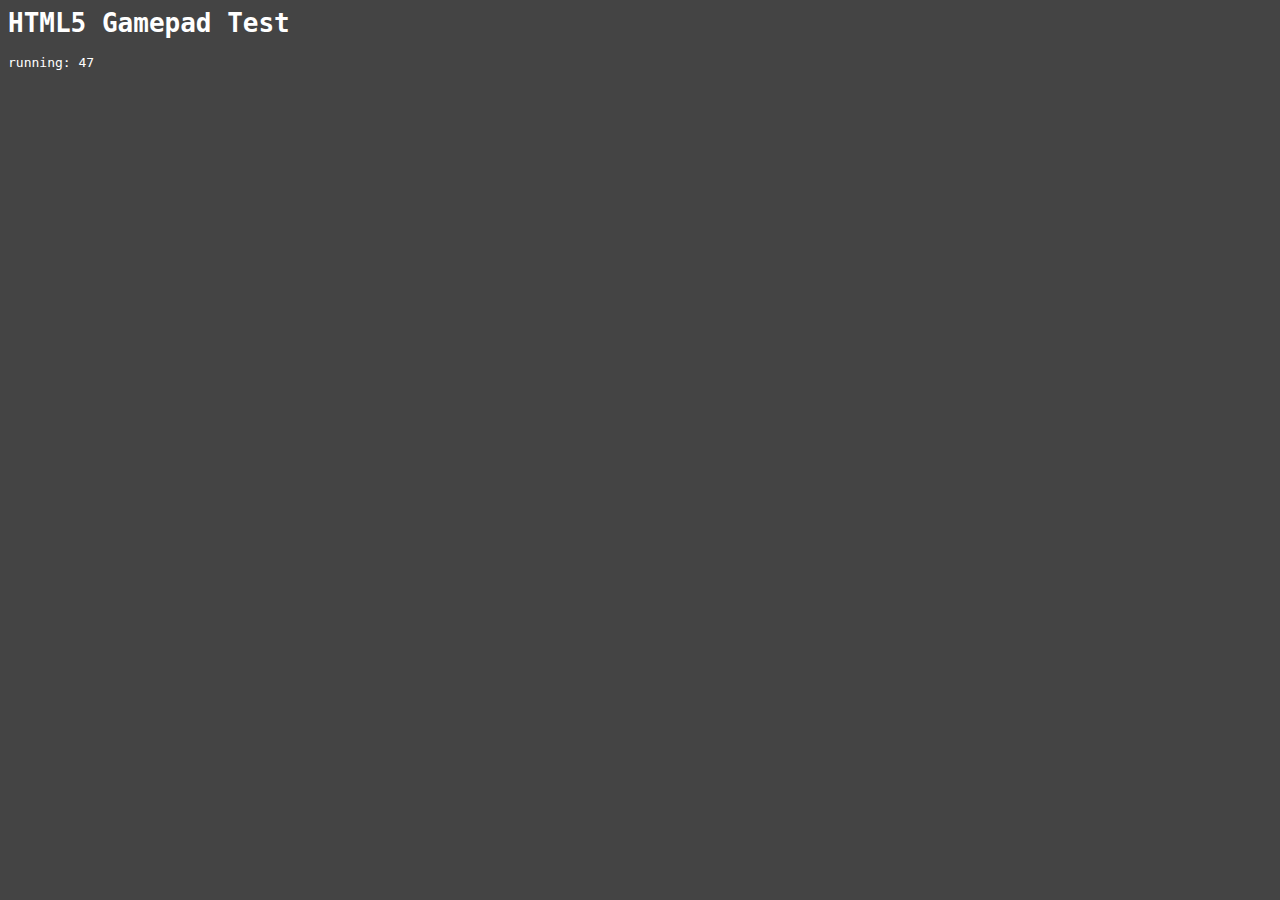
<file: Guia_nginx_rtmp_fallback/nginx/gamepad-test/index.html>
<!--
/*
 * Copyright 2019 Gregg Tavares
 *
 * Permission is hereby granted, free of charge, to any person obtaining a
 * copy of this software and associated documentation files (the "Software"),
 * to deal in the Software without restriction, including without limitation
 * the rights to use, copy, modify, merge, publish, distribute, sublicense,
 * and/or sell copies of the Software, and to permit persons to whom the
 * Software is furnished to do so, subject to the following conditions:
 *
 * The above copyright notice and this permission notice shall be included in
 * all copies or substantial portions of the Software.
 *
 * THE SOFTWARE IS PROVIDED "AS IS", WITHOUT WARRANTY OF ANY KIND, EXPRESS OR
 * IMPLIED, INCLUDING BUT NOT LIMITED TO THE WARRANTIES OF MERCHANTABILITY,
 * FITNESS FOR A PARTICULAR PURPOSE AND NONINFRINGEMENT.  IN NO EVENT SHALL
 * THE AUTHORS OR COPYRIGHT HOLDERS BE LIABLE FOR ANY CLAIM, DAMAGES OR OTHER
 * LIABILITY, WHETHER IN AN ACTION OF CONTRACT, TORT OR OTHERWISE, ARISING
 * FROM, OUT OF OR IN CONNECTION WITH THE SOFTWARE OR THE USE OR OTHER
 * DEALINGS IN THE SOFTWARE.
 */
-->
<style>
body {
    background: #444;
    color: white;
    font-family: monospace;
}
#gamepads>* {
    background: #333;
    padding: 1em;
    margin: 10px 5px 0 0;
}
#gamepads pre {
    white-space: pre-wrap;
}

.head {
  display: flex;
}
.head .id {
  flex: 1 1 auto;
}
.head .index,
.head .id {
  display: inline-block;
  background: #222;
  padding: 0.5em;
}
.head .index {
}

.info .label {
  width: 7em;
  display: inline-block;
}
.info>div {
  padding: 0.25em;
  background: #222;
  margin: 0.25em 0.25em 0 0;
}

.inputs {
  display: flex;
}
.axes {
  display: flex;
  align-items: flex-start;
}

.svg text {
  color: #CCC;
  font-family: monospace;
}

.axes svg text {
  font-size: 0.6px;
}
.buttons svg text {
  font-size: 1.2px;
}
.axes>div, .buttons>div {
  display: inline-block;
  background: #222;
}
.axes>div {
  margin: 2px 5px 0 0;
}
.buttons>div {
  margin: 2px 2px 0 0;
}
</style>
<body>

<h1>HTML5 Gamepad Test</h1>
<div>running: <span id="running"></span></div>
<div id="gamepads"></div>
</body>
<script>

const fudgeFactor = 2;  // because of bug in Chrome related to svg text alignment font sizes can not be < 1
const runningElem = document.querySelector('#running');
const gamepadsElem = document.querySelector('#gamepads');
const gamepadsByIndex = {};

const controllerTemplate = `
<div>
  <div class="head"><div class="index"></div><div class="id"></div></div>
  <div class="info"><div class="label">connected:</div><span class="connected"></span></div>
  <div class="info"><div class="label">mapping:</div><span class="mapping"></span></div>
  <div class="inputs">
    <div class="axes"></div>
    <div class="buttons"></div>
  </div>
</div>
`;
const axisTemplate = `
<svg viewBox="-2.2 -2.2 4.4 4.4" width="128" height="128">
    <circle cx="0" cy="0" r="2" fill="none" stroke="#888" stroke-width="0.04" />
    <path d="M0,-2L0,2M-2,0L2,0" stroke="#888" stroke-width="0.04" />
    <circle cx="0" cy="0" r="0.22" fill="red" class="axis" />
    <text text-anchor="middle" fill="#CCC" x="0" y="2">0</text>
</svg>
`

const buttonTemplate = `
<svg viewBox="-2.2 -2.2 4.4 4.4" width="64" height="64">
  <circle cx="0" cy="0" r="2" fill="none" stroke="#888" stroke-width="0.1" />
  <circle cx="0" cy="0" r="0" fill="none" fill="red" class="button" />
  <text class="value" dominant-baseline="middle" text-anchor="middle" fill="#CCC" x="0" y="0">0.00</text>
  <text class="index" alignment-baseline="hanging" dominant-baseline="hanging" text-anchor="start" fill="#CCC" x="-2" y="-2">0</text>
</svg>
`;

function addGamepad(gamepad) {
  console.log('add:', gamepad.index);
  const elem = document.createElement('div');
  elem.innerHTML = controllerTemplate;

  const axesElem = elem.querySelector('.axes');
  const buttonsElem = elem.querySelector('.buttons');
  
  const axes = [];
  for (let ndx = 0; ndx < gamepad.axes.length; ndx += 2) {
    const div = document.createElement('div');
    div.innerHTML = axisTemplate;
    axesElem.appendChild(div);
    axes.push({
      axis: div.querySelector('.axis'),
      value: div.querySelector('text'),
    });
  }

  const buttons = [];
  for (let ndx = 0; ndx < gamepad.buttons.length; ++ndx) {
    const div = document.createElement('div');
    div.innerHTML = buttonTemplate;
    buttonsElem.appendChild(div);
    div.querySelector('.index').textContent = ndx;
    buttons.push({
      circle: div.querySelector('.button'),
      value: div.querySelector('.value'),
    });
  }

  gamepadsByIndex[gamepad.index] = {
    gamepad,
    elem,
    axes,
    buttons,
    index: elem.querySelector('.index'),
    id: elem.querySelector('.id'),
    mapping: elem.querySelector('.mapping'),
    connected: elem.querySelector('.connected'),
  };
  gamepadsElem.appendChild(elem);
}

function removeGamepad(gamepad) {
  const info = gamepadsByIndex[gamepad.index];
  if (info) {
    delete gamepadsByIndex[gamepad.index];
    info.elem.parentElement.removeChild(info.elem);
  }
}

function addGamepadIfNew(gamepad) {
  const info = gamepadsByIndex[gamepad.index];
  if (!info) {
    addGamepad(gamepad);
  } else {
    // This broke sometime in the past. It used to be
    // the same gamepad object was returned forever.
    // Then Chrome only changed to a new gamepad object
    // is returned every frame.
    info.gamepad = gamepad;
  }
}

function handleConnect(e) {
  console.log('connect');
  addGamepadIfNew(e.gamepad);
}

function handleDisconnect(e) {
  console.log('disconnect');
  removeGamepad(e.gamepad);
}

const t = String.fromCharCode(0x26AA);
const f = String.fromCharCode(0x26AB);
function onOff(v) {
  return v ? t : f;
}

const keys = ['index', 'id', 'connected', 'mapping', /*'timestamp'*/];
function processController(info) {
  const {elem, gamepad, axes, buttons} = info;
  const lines = [`gamepad  : ${gamepad.index}`];
  for (const key of keys) {
    info[key].textContent = gamepad[key];
  }
  axes.forEach(({axis, value}, ndx) => {
    const off = ndx * 2;
    axis.setAttributeNS(null, 'cx', gamepad.axes[off    ] * fudgeFactor);
    axis.setAttributeNS(null, 'cy', gamepad.axes[off + 1] * fudgeFactor);
    value.textContent = `${gamepad.axes[off].toFixed(2).padStart(5)},${gamepad.axes[off + 1].toFixed(2).padStart(5)}`;
  });
  buttons.forEach(({circle, value}, ndx) => {
    const button = gamepad.buttons[ndx];
    circle.setAttributeNS(null, 'r', button.value * fudgeFactor);
    circle.setAttributeNS(null, 'fill', button.pressed ? 'red' : 'gray');
    value.textContent = `${button.value.toFixed(2)}`;
  });
  
//  lines.push(`axes     : [${gamepad.axes.map((v, ndx) => `${ndx}: ${v.toFixed(2).padStart(5)}`).join(', ')} ]`);
//  lines.push(`buttons  : [${gamepad.buttons.map((v, ndx) => `${ndx}: ${onOff(v.pressed)} ${v.value.toFixed(2)}`).join(', ')} ]`);
 // elem.textContent = lines.join('\n');
}

function addNewPads() {
  const gamepads = navigator.getGamepads();
  for (let i = 0; i < gamepads.length; i++) {
    const gamepad = gamepads[i]
    if (gamepad) {
      addGamepadIfNew(gamepad);
    }
  }
}

window.addEventListener("gamepadconnected", handleConnect);
window.addEventListener("gamepaddisconnected", handleDisconnect);

function process() {
  runningElem.textContent = ((performance.now() * 0.001 * 60 | 0) % 100).toString().padStart(2, '0');
  addNewPads();  // some browsers add by polling, others by event

  Object.values(gamepadsByIndex).forEach(processController);
  requestAnimationFrame(process);
}
requestAnimationFrame(process);

</script>
</file>
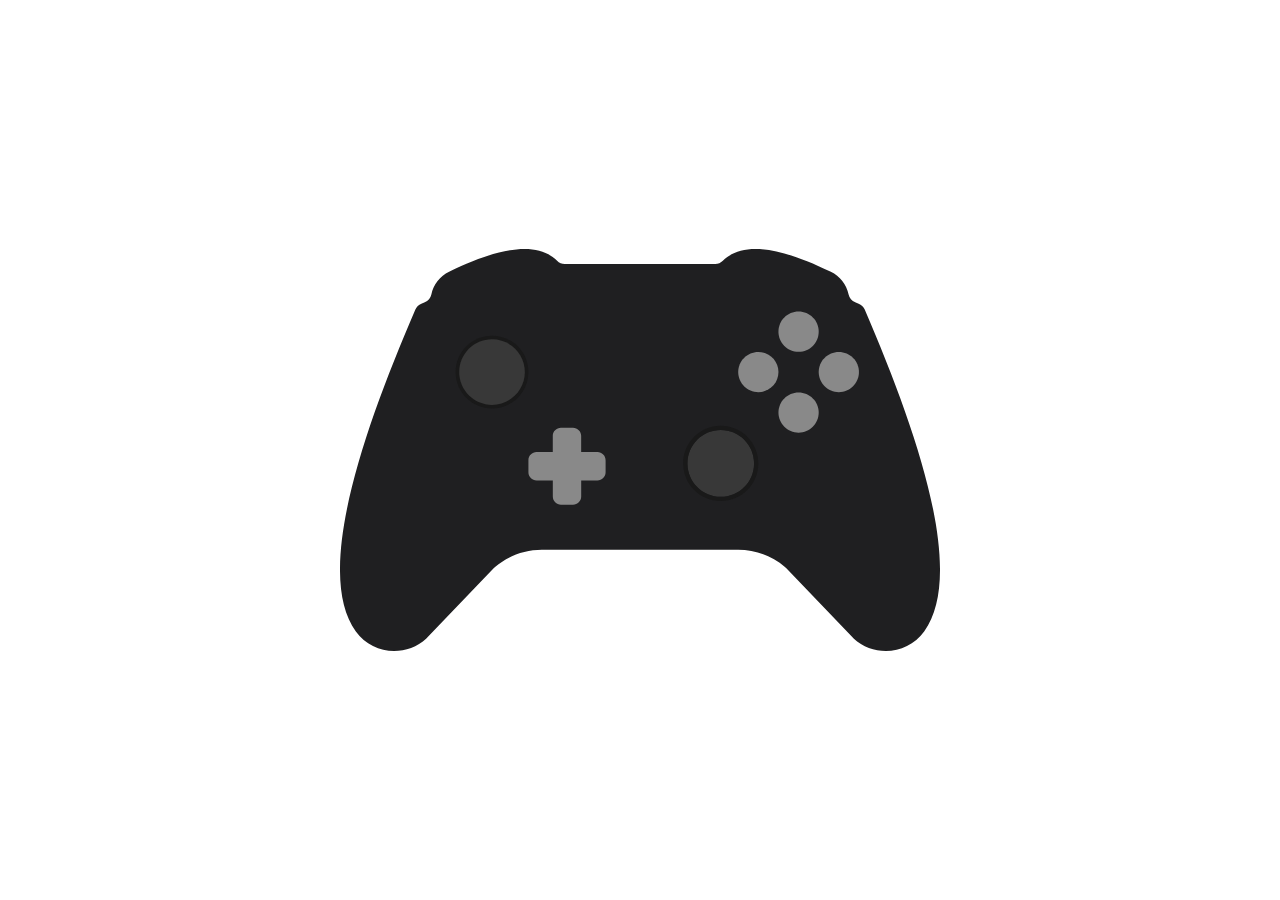
<file: Guia_nginx_rtmp_fallback/nginx/gamepad-viewer/index.html>
<!DOCTYPE html>
<html>

<head>
	<meta charset="utf-8">
	<meta http-equiv="x-ua-compatible" content="ie=edge">
	<title>Gamepad Viewer</title>
	<meta name="description" content="">
	<meta name="viewport" content="width=device-width, initial-scale=1">
	<link rel="icon" type="image/png" href="favicon.png">

	<link rel="stylesheet" href="css/normalize.css">
	<link rel="stylesheet" href="css/main.css">
</head>

<body>
	<div id="unsupported">Sorry, but your browser does not support the <a target="_blank"
			href="https://developer.mozilla.org/docs/Web/API/Gamepad_API">Gamepad API</a>.</div>
	<div id="instructions" style="display: none;">
		<p>Press <kbd>H</kbd> to read instructions.</p>
	</div>
	<div id="placeholder">
		<svg version="1.1" viewBox="0 0 549.3125 367.98749" xml:space="preserve" xmlns="http://www.w3.org/2000/svg">
			<defs>
				<clipPath id="a">
					<path d="m0 294.39h439.45v-294.39h-439.45v294.39z"></path>
				</clipPath>
			</defs>
			<g transform="matrix(1.25 0 0 -1.25 0 367.99)">
				<g clip-path="url(#a)">
					<g transform="translate(291.61 74.1)">
						<path
							d="m0 0c12.566-4e-3 24.723-4.474 34.3-12.61 0.226-0.192 0.443-0.396 0.649-0.61l49.151-51.259c0.15-0.151 0.299-0.301 0.46-0.451 15.29-14 39.54-11.75 51.669 5.11 30.55 42.46-4.5 145.09-43.609 235.94-0.845 1.916-2.417 3.417-4.37 4.17l-2.521 1c-2.458 0.96-4.272 3.089-4.83 5.67-1.569 7.229-6.358 13.343-13 16.6-40.389 19.86-65.7 21.27-79.109 8.13-1.479-1.499-3.485-2.36-5.591-2.4h-110.17c-2.127 0.035-4.154 0.908-5.64 2.43-13.4 13.14-38.71 11.73-79.1-8.13-6.642-3.257-11.431-9.371-13-16.6-0.542-2.585-2.345-4.726-4.8-5.7l-2.52-1c-1.963-0.765-3.537-2.285-4.37-4.22-39.1-90.78-74.15-193.43-43.6-235.89 12.13-16.89 36.39-19.09 51.669-5.11 0.161 0.14 0.31 0.29 0.461 0.451l49.15 51.259c0.206 0.214 0.423 0.418 0.65 0.61 9.576 8.136 21.733 12.606 34.299 12.61h143.77z"
							fill="#1f1f21"></path>
					</g>
					<g transform="translate(278.88 161.81)">
						<path
							d="m0 0c13.481 0 24.41-10.929 24.41-24.41 0-13.482-10.929-24.41-24.41-24.41s-24.41 10.928-24.41 24.41c0 13.481 10.929 24.41 24.41 24.41"
							fill="#383838"></path>
					</g>
					<g transform="translate(278.88 112.99)">
						<path
							d="m0 0c-13.481 0-24.41 10.929-24.41 24.41 0 13.482 10.929 24.41 24.41 24.41s24.41-10.928 24.41-24.41v-0.01c-6e-3 -13.477-10.932-24.4-24.41-24.4m0 51.92c-15.193 0-27.51-12.316-27.51-27.51 0-15.193 12.317-27.51 27.51-27.51 15.189 0 27.505 12.311 27.51 27.5 6e-3 15.194-12.307 27.515-27.5 27.52h-0.01z"
							fill="#191919"></path>
					</g>
					<g transform="translate(188.51 145.71)">
						<path
							d="m0 0h-11.88v11.87c0 3.314-2.686 6-6 6h-8.79c-3.313 0-6-2.686-6-6v-11.87h-11.84c-3.313 0-6-2.687-6-6v-8.79c0-3.314 2.687-6 6-6h11.87v-11.87c0-3.314 2.686-6 6-6h8.79c3.314 0 6 2.686 6 6v11.899h11.87c3.314 0 6 2.687 6 6v8.79c-0.016 3.311-2.71 5.982-6.02 5.971"
							fill="#898989"></path>
					</g>
					<g transform="translate(111.34 230.94)">
						<path
							d="m0 0c14.735 0 26.68-11.945 26.68-26.68s-11.945-26.68-26.68-26.68-26.68 11.945-26.68 26.68 11.945 26.68 26.68 26.68"
							fill="#191919"></path>
					</g>
					<g transform="translate(111.34 228.31)">
						<path
							d="m0 0c13.283 0 24.05-10.768 24.05-24.05 0-13.283-10.767-24.05-24.05-24.05-13.282 0-24.05 10.767-24.05 24.05 0 13.282 10.768 24.05 24.05 24.05"
							fill="#383838"></path>
					</g>
					<g transform="translate(306.39 219)">
						<path
							d="m0 0c8.141 0 14.74-6.599 14.74-14.74 0-8.14-6.599-14.74-14.74-14.74s-14.739 6.6-14.739 14.74c0 8.141 6.598 14.74 14.739 14.74"
							fill="#898989"></path>
					</g>
					<g id="a-button" transform="translate(335.87 189.37)">
						<path
							d="m0 0c8.141 0 14.74-6.599 14.74-14.74s-6.599-14.74-14.74-14.74-14.74 6.599-14.74 14.74 6.599 14.74 14.74 14.74"
							fill="#898989"></path>
					</g>
					<g transform="translate(335.87 248.63)">
						<path
							d="m0 0c8.141 0 14.74-6.6 14.74-14.74 0-8.141-6.599-14.74-14.74-14.74s-14.74 6.599-14.74 14.74c0 8.14 6.599 14.74 14.74 14.74"
							fill="#898989"></path>
					</g>
					<g transform="translate(365.35 219)">
						<path
							d="m0 0c8.141 0 14.74-6.599 14.74-14.74 0-8.14-6.599-14.74-14.74-14.74s-14.739 6.6-14.739 14.74c0 8.141 6.598 14.74 14.739 14.74"
							fill="#898989"></path>
					</g>
				</g>
			</g>
		</svg>
	</div>
	<div id="gamepad"></div>
	<div id="overlay" style="display: none;">
		<span id="skin">
			<label for="skin">Skin</label>
			<select name="skin">
				<option value="auto">Auto</option>
				<option value="ds4">DualShock 4</option>
				<option value="xbox-one">Xbox One</option>
				<option value="debug">Debug</option>
			</select>
		</span>
		<span id="background">
			<label for="background">Background</label>
			<select name="background">
				<option value="transparent">Transparent</option>
				<option value="checkered">Checkered</option>
				<option value="dimgrey">Grey</option>
				<option value="black">Black</option>
				<option value="white">White</option>
				<option value="lime">Lime</option>
				<option value="magenta">Magenta</option>
			</select>
		</span>
		<span id="color">
			<label for="color">Color</label>
			<select name="color">
				<option value="">Default</option>
			</select>
		</span>
		<span id="triggers">
			<label for="triggers">Triggers</label>
			<select name="triggers">
				<option value="opacity">Opacity</option>
				<option value="meter">Meter</option>
			</select>
		</span>
	</div>
	<div id="help-popout">
		<h2>Help</h2>

		<h3>Instructions</h3>
		<p>Press and hold any of your gamepad buttons for at least 1 second. If your gamepad is supported, it shows up.
		</p>

		<h3>Detected Controllers</h3>
		<table>
			<thead>
				<tr>
					<th>Index</th>
					<th>Controller ID</th>
				</tr>
			</thead>
			<tbody id="gamepad-list">
				<tr>
					<td colspan="2">No gamepad detected.</td>
				</tr>
			</tbody>
		</table>

		<h3>Keyboard shortcuts</h3>
		<table>
			<thead>
				<tr>
					<th>Key</th>
					<th>Action</th>
				</tr>
			</thead>
			<tbody>
				<tr>
					<th><kbd>+</kbd></th>
					<td>Zoom in</td>
				</tr>
				<tr>
					<th><kbd>-</kbd></th>
					<td>Zoom out</td>
				</tr>
				<tr>
					<th><kbd>0</kbd></th>
					<td>Reset zoom to 100%</td>
				</tr>
				<tr>
					<th><kbd>5</kbd></th>
					<td>Adjust zoom automatically to window</td>
				</tr>
				<tr>
					<th><kbd>B</kbd></th>
					<td>Change background style</td>
				</tr>
				<tr>
					<th><kbd>C</kbd></th>
					<td>Change active gamepad color</td>
				</tr>
				<tr>
					<th><kbd>D</kbd></th>
					<td>Toggle debug mode for active gamepad</td>
				</tr>
				<tr>
					<th><kbd>H</kbd></th>
					<td>Toggle this help menu</td>
				</tr>
				<tr>
					<th><kbd>T</kbd></th>
					<td>Toggle triggers meter mode</td>
				</tr>
				<tr>
					<th><kbd>Delete</kbd>, <kbd>Escape</kbd></th>
					<td>Clear active gamepad</td>
				</tr>
			</tbody>
		</table>

		<h3>Credits</h3>
		<p>All information and source code can be found on GitHub at <a target="_blank"
				href="https://github.com/e7d/gamepad-viewer">e7d/gamepad-viewer</a>.</p>
	</div>

	<script src="js/jquery.min.js"></script>
	<script src="js/gamepad.js"></script>
</body>

</html>
</file>
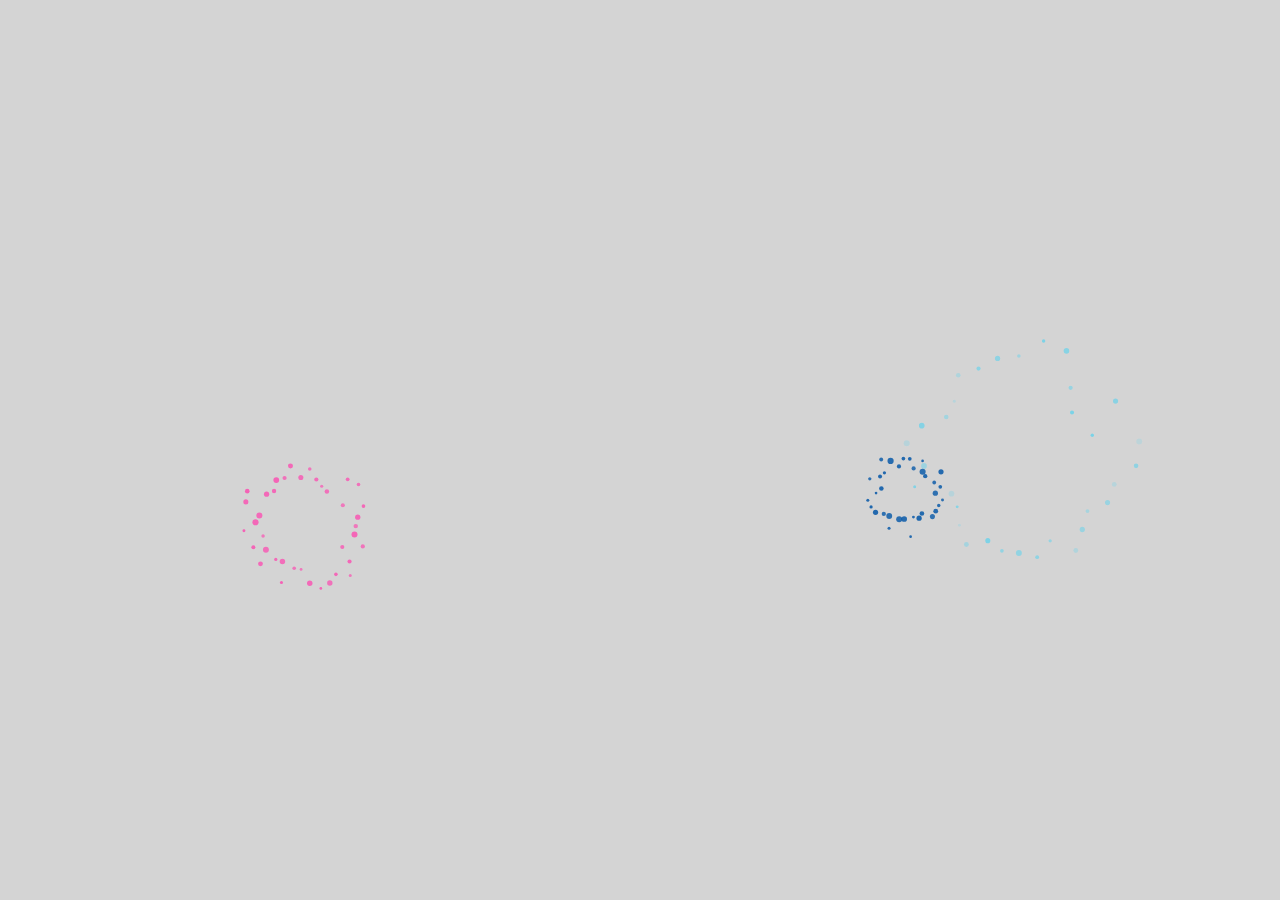
<file: scripts/fireworks.html>
<!DOCTYPE html>
<html lang="es">
<head>
  <meta charset="UTF-8">
  <title>Fuegos Artificiales OBS</title>
  <style>
    html, body {
      margin: 0;
      padding: 0;
      width: 100vw;
      height: 100vh;
      background: transparent;
      overflow: hidden;
    }
    canvas {
      position: absolute;
      top: 0; left: 0;
      width: 100vw;
      height: 100vh;
      pointer-events: none;
      display: block;
    }
  </style>
</head>
<body>
<canvas id="fireworks"></canvas>
<script>
const canvas = document.getElementById('fireworks');
const ctx = canvas.getContext('2d');
function resize() {
  canvas.width = window.innerWidth;
  canvas.height = window.innerHeight;
}
window.addEventListener('resize', resize);
resize();

class Particle {
  constructor(x, y, color, angle, speed, fade, size) {
    this.x = x;
    this.y = y;
    this.color = color;
    this.angle = angle;
    this.speed = speed;
    this.life = 1;
    this.fade = fade;
    this.size = size;
    this.gravity = 0.01 + Math.random() * 0.02;
  }
  update() {
    this.x += Math.cos(this.angle) * this.speed;
    this.y += Math.sin(this.angle) * this.speed + this.gravity;
    this.speed *= 0.98;
    this.life -= this.fade;
  }
  draw(ctx) {
    ctx.globalAlpha = Math.max(this.life, 0);
    ctx.beginPath();
    ctx.arc(this.x, this.y, this.size, 0, Math.PI * 2);
    ctx.fillStyle = this.color;
    ctx.fill();
  }
}

class Firework {
  constructor() {
    const w = canvas.width;
    const h = canvas.height;
    this.x = Math.random() * w * 0.8 + w * 0.1;
    this.y = h * (0.4 + Math.random()*0.2);
    const colors = [
      "#ff003c","#ff8a00","#fabe28","#88c100","#00c176",
      "#00cfff","#0054a6","#773cbb","#ff3cac","#fff"
    ];
    this.particles = [];
    const count = 32 + Math.floor(Math.random() * 18);
    const baseColor = colors[Math.floor(Math.random() * colors.length)];
    for (let i = 0; i < count; i++) {
      let angle = (Math.PI * 2) * (i / count);
      let spd = 2.5 + Math.random() * 1.9;
      let fade = 0.013 + Math.random() * 0.008;
      let size = 1.3 + Math.random() * 1.8;
      // Variar el color para un efecto más realista
      let color = baseColor;
      this.particles.push(new Particle(this.x, this.y, color, angle, spd, fade, size));
    }
  }
  update() {
    this.particles.forEach(p => p.update());
    this.particles = this.particles.filter(p => p.life > 0);
  }
  draw(ctx) {
    this.particles.forEach(p => p.draw(ctx));
  }
  isAlive() {
    return this.particles.length > 0;
  }
}

let fireworks = [];
let frames = 0;

function animate() {
  ctx.clearRect(0, 0, canvas.width, canvas.height);

  // Fondo negro translúcido para arrastre de luz
  ctx.save();
  ctx.globalAlpha = 0.17;
  ctx.fillStyle = "#000";
  ctx.fillRect(0,0,canvas.width,canvas.height);
  ctx.restore();

  if (frames % 32 === 0 || Math.random() < 0.03) {
    fireworks.push(new Firework());
  }
  fireworks.forEach(fw => { fw.update(); fw.draw(ctx); });
  fireworks = fireworks.filter(fw => fw.isAlive());

  frames++;
  requestAnimationFrame(animate);
}
animate();
</script>
</body>
</html>
</file>
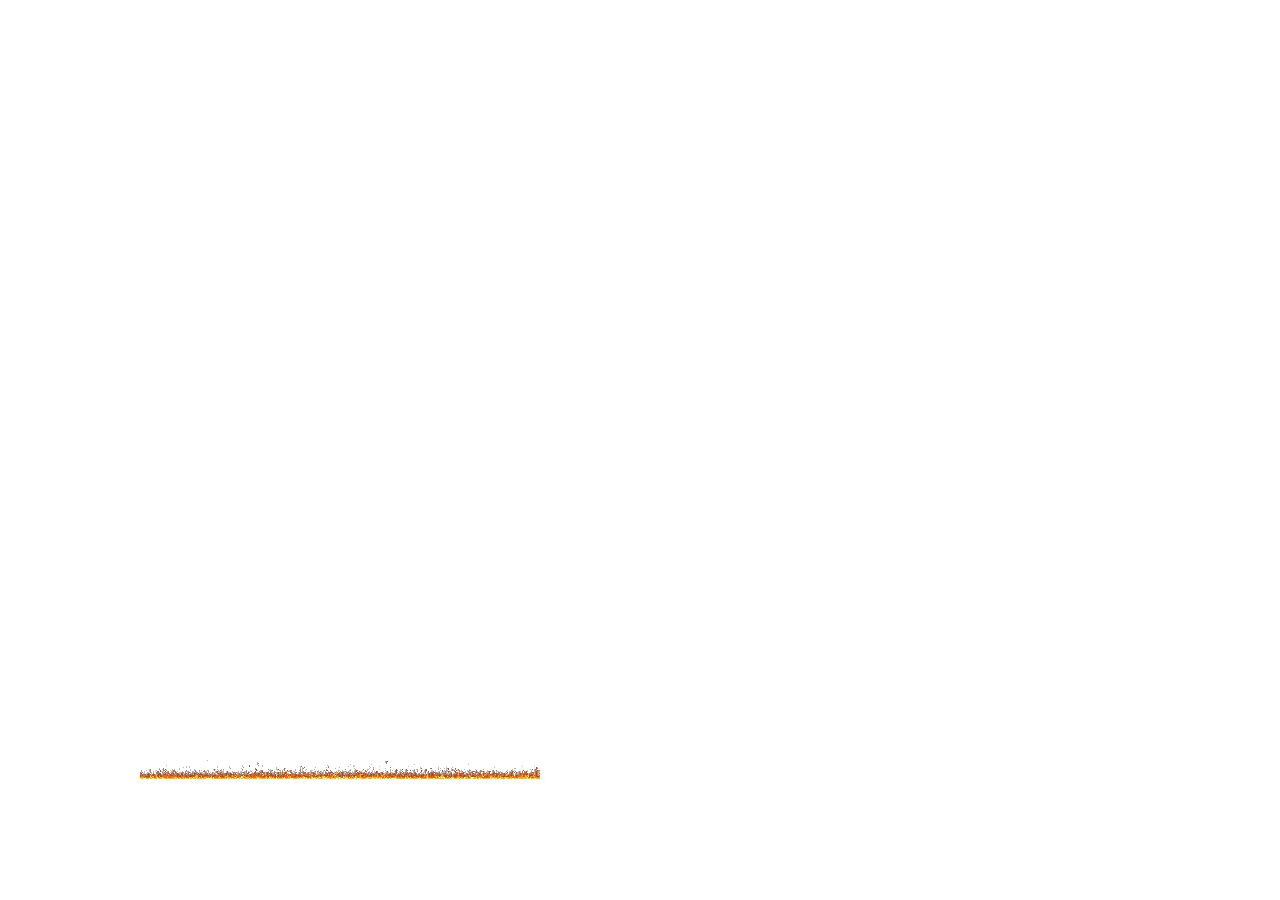
<file: scripts/llamas.html>
<!DOCTYPE html>
<html lang="es">
<head>
  <meta charset="UTF-8">
  <title>Llamas Animadas OBS Fondo Transparente</title>
  <style>
    html, body {
      margin: 0;
      padding: 0;
      background: transparent;
      overflow: hidden;
      width: 100vw;
      height: 100vh;
    }
    canvas {
      display: block;
      position: absolute;
      top: 0; left: 0;
      width: 100vw;
      height: 100vh;
      pointer-events: none;
    }
  </style>
</head>
<body>
<canvas id="fire"></canvas>
<script>
// --- CONFIGURACIÓN PRINCIPAL ---
const FIRE_WIDTH = 400;    // resolucion interna, puedes subir si quieres más detalle
const FIRE_HEIGHT = 80;    // altura del fuego
const SCALE = 2.5;         // escala del fuego (ancho en pantalla = FIRE_WIDTH * SCALE)
const FIRE_COLORS = [
  [0,0,0,0], [20,10,0,40], [60,20,0,80], [120,30,0,130], [255,80,0,180], [255,180,30,220], [255,255,180,255]
];
const SPEED = 2;           // velocidad de propagación

// --- INICIALIZACIÓN CANVAS ---
const canvas = document.getElementById('fire');
const ctx = canvas.getContext('2d');
canvas.width = window.innerWidth;
canvas.height = window.innerHeight;
let firePixelsArray = [];
let fireWidth = FIRE_WIDTH;
let fireHeight = FIRE_HEIGHT;

// --- AJUSTA CANVAS AL REDIMENSIONAR ---
function resizeCanvas() {
  canvas.width = window.innerWidth;
  canvas.height = window.innerHeight;
}
window.addEventListener('resize', resizeCanvas);

// --- CREAR MATRIZ DE LLAMAS ---
function createFireDataStructure() {
  firePixelsArray = new Array(fireWidth * fireHeight).fill(0);
}

// --- INICIAR FUEGO EN LA BASE ---
function createFireSource() {
  for (let col = 0; col < fireWidth; col++) {
    firePixelsArray[(fireHeight - 1) * fireWidth + col] = FIRE_COLORS.length - 1;
  }
}

// --- PROPAGACIÓN DEL FUEGO ---
function updateFire() {
  for (let row = 0; row < fireHeight - 1; row++) {
    for (let col = 0; col < fireWidth; col++) {
      const src = (row + 1) * fireWidth + col;
      const decay = Math.floor(Math.random() * SPEED);
      const belowIntensity = firePixelsArray[src];
      const dst = row * fireWidth + ((col - decay + fireWidth) % fireWidth);
      const newIntensity = Math.max(belowIntensity - (decay & 1), 0);
      firePixelsArray[dst] = newIntensity;
    }
  }
}

// --- DIBUJAR FUEGO EN EL CANVAS ---
function renderFire() {
  ctx.clearRect(0, 0, canvas.width, canvas.height);
  const image = ctx.createImageData(fireWidth, fireHeight);
  for (let i = 0; i < fireWidth * fireHeight; i++) {
    const intensity = firePixelsArray[i];
    const color = FIRE_COLORS[intensity] || [0,0,0,0];
    image.data[i * 4] = color[0];
    image.data[i * 4 + 1] = color[1];
    image.data[i * 4 + 2] = color[2];
    image.data[i * 4 + 3] = color[3];
  }
  // Dibuja el fuego SOLO en la parte baja de la pantalla, escalado horizontalmente
  ctx.putImageData(
    image,
    (canvas.width - fireWidth * SCALE) / 2,
    canvas.height - fireHeight * SCALE
  );
  ctx.drawImage(
    canvas,
    (canvas.width - fireWidth * SCALE) / 2,
    canvas.height - fireHeight * SCALE,
    fireWidth * SCALE,
    fireHeight * SCALE,
    (canvas.width - fireWidth * SCALE) / 2,
    canvas.height - fireHeight * SCALE,
    fireWidth * SCALE,
    fireHeight * SCALE
  );
}

// --- BUCLE DE ANIMACIÓN ---
function loop() {
  updateFire();
  renderFire();
  requestAnimationFrame(loop);
}

// --- INICIALIZACIÓN ---
createFireDataStructure();
createFireSource();
resizeCanvas();
loop();
</script>
</body>
</html>
</file>
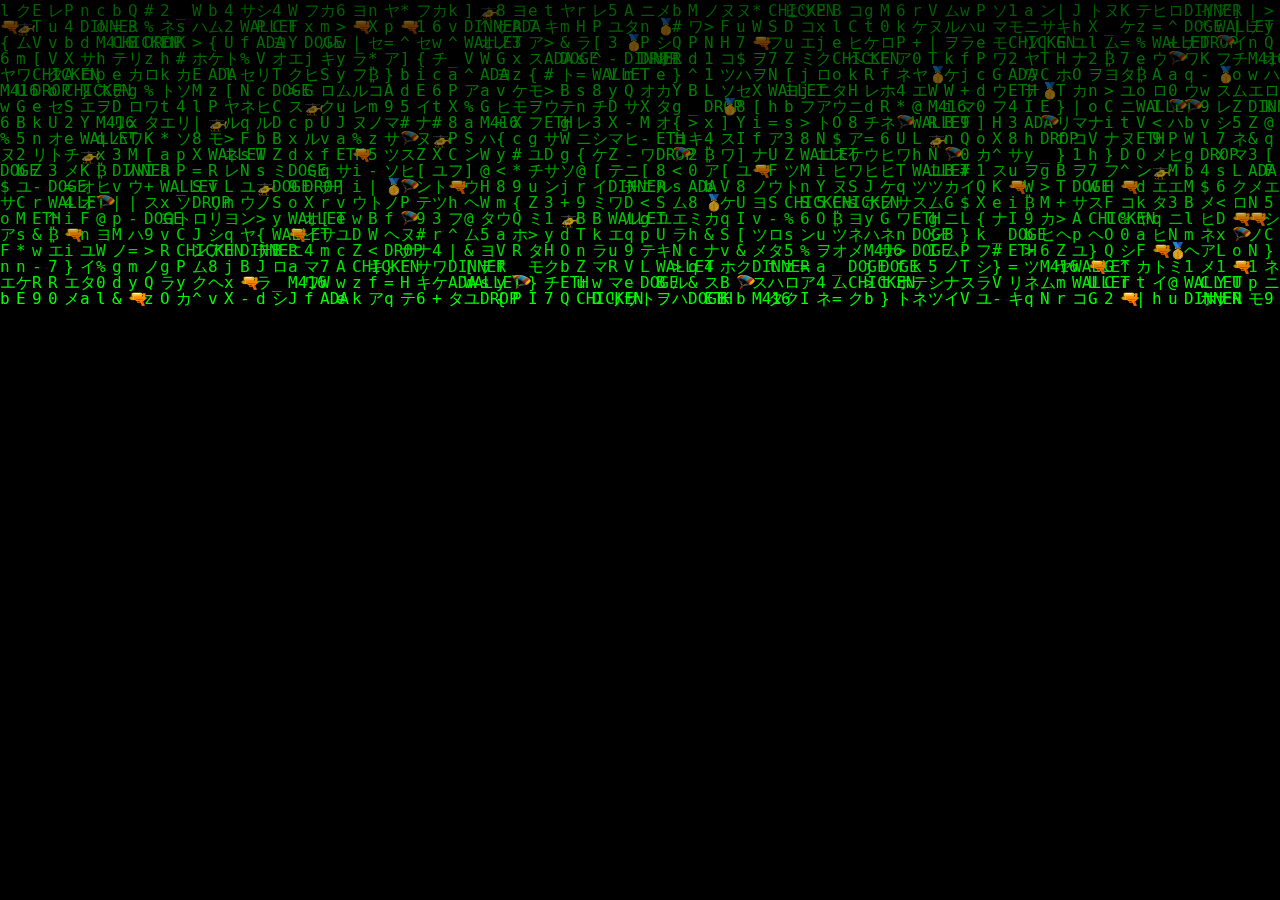
<file: scripts/matrix.html>
<!DOCTYPE html>
<html lang="en">
<head>
  <meta charset="UTF-8" />
  <title>Matrix Crypto PUBG</title>
  <style>
    html, body {
      margin: 0;
      padding: 0;
      background: black;
      overflow: hidden;
      height: 100%;
    }

    canvas {
      display: block;
    }
  </style>
</head>
<body>
<canvas id="matrix"></canvas>
<script>
  const canvas = document.getElementById('matrix');
  const ctx = canvas.getContext('2d');

  canvas.width = window.innerWidth;
  canvas.height = window.innerHeight;

  const symbols = [
    "₿", "ETH", "ADA", "DOGE", "M416", "🔫", "🥇", "CHICKEN", "DINNER", "WALLET", "🚁", "🪂", "DROP",
  // Letras mayúsculas
  "A", "B", "C", "D", "E", "F", "G", "H", "I", "J", "K", "L", "M",
  "N", "O", "P", "Q", "R", "S", "T", "U", "V", "W", "X", "Y", "Z",
  
  // Letras minúsculas
  "a", "b", "c", "d", "e", "f", "g", "h", "i", "j", "k", "l", "m",
  "n", "o", "p", "q", "r", "s", "t", "u", "v", "w", "x", "y", "z",
  
  // Números
  "0", "1", "2", "3", "4", "5", "6", "7", "8", "9",

  // Símbolos
  "@", "#", "$", "%", "^", "&", "*", "+", "=", "-", "_",
  "<", ">", "[", "]", "{", "}", "|",

  // Katakana usados en Matrix
  "ア", "イ", "ウ", "エ", "オ", "カ", "キ", "ク", "ケ", "コ",
  "サ", "シ", "ス", "セ", "ソ", "タ", "チ", "ツ", "テ", "ト",
  "ナ", "ニ", "ヌ", "ネ", "ノ", "ハ", "ヒ", "フ", "ヘ", "ホ",
  "マ", "ミ", "ム", "メ", "モ", "ヤ", "ユ", "ヨ",
  "ラ", "リ", "ル", "レ", "ロ", "ワ", "ヲ", "ン"
];


  const fontSize = 16;
  const columns = canvas.width / fontSize;
  const drops = Array(Math.floor(columns)).fill(1);

  function draw() {
    ctx.fillStyle = "rgba(0, 0, 0, 0.05)";
    ctx.fillRect(0, 0, canvas.width, canvas.height);
    
    ctx.fillStyle = "#00ff00";
    ctx.font = `${fontSize}px monospace`;

    for (let i = 0; i < drops.length; i++) {
      const text = symbols[Math.floor(Math.random() * symbols.length)];
      ctx.fillText(text, i * fontSize, drops[i] * fontSize);
      
      if (drops[i] * fontSize > canvas.height && Math.random() > 0.975) {
        drops[i] = 0;
      }
      drops[i]++;
    }
  }

  setInterval(draw, 33);

  window.addEventListener("resize", () => {
    canvas.width = window.innerWidth;
    canvas.height = window.innerHeight;
  });
</script>
</body>
</html>
</file>
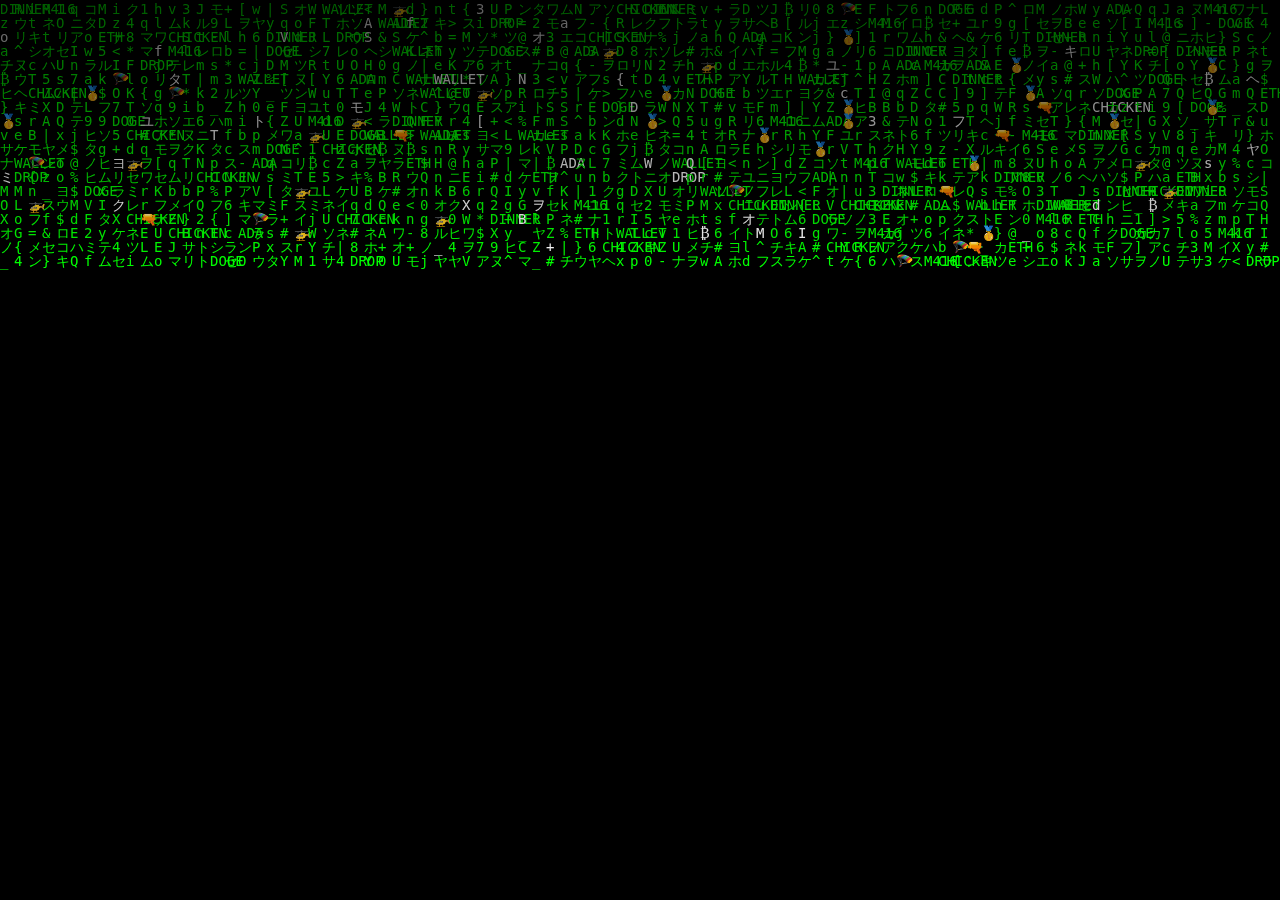
<file: scripts/matrix2.html>
<!DOCTYPE html>
<html lang="es">
<head>
  <meta charset="UTF-8" />
  <title>Matrix Crypto PUBG Mejorado</title>
  <style>
    html, body {
      margin: 0;
      padding: 0;
      background: black;
      overflow: hidden;
      height: 100%;
    }
    canvas {
      display: block;
      position: absolute;
      top: 0;
      left: 0;
    }
  </style>
</head>
<body>
<canvas id="matrix"></canvas>
<script>
  // ======= CONFIGURACIÓN PRINCIPAL =======
  // Cambia el color aquí (por ejemplo, "#00ff00" para verde)
  const matrixColor = "#00ff00";
  // Cambia la velocidad aquí (milisegundos entre frames; menor = más rápido)
  const speed = 33;

  // ======= SÍMBOLOS A MOSTRAR =======
  const symbols = [
    "₿", "ETH", "ADA", "DOGE", "M416", "🔫", "🥇", "CHICKEN", "DINNER", "WALLET", "🚁", "🪂", "DROP",
    "A", "B", "C", "D", "E", "F", "G", "H", "I", "J", "K", "L", "M",
    "N", "O", "P", "Q", "R", "S", "T", "U", "V", "W", "X", "Y", "Z",
    "a", "b", "c", "d", "e", "f", "g", "h", "i", "j", "k", "l", "m",
    "n", "o", "p", "q", "r", "s", "t", "u", "v", "w", "x", "y", "z",
    "0", "1", "2", "3", "4", "5", "6", "7", "8", "9",
    "@", "#", "$", "%", "^", "&", "*", "+", "=", "-", "_",
    "<", ">", "[", "]", "{", "}", "|",
    "ア", "イ", "ウ", "エ", "オ", "カ", "キ", "ク", "ケ", "コ",
    "サ", "シ", "ス", "セ", "ソ", "タ", "チ", "ツ", "テ", "ト",
    "ナ", "ニ", "ヌ", "ネ", "ノ", "ハ", "ヒ", "フ", "ヘ", "ホ",
    "マ", "ミ", "ム", "メ", "モ", "ヤ", "ユ", "ヨ",
    "ラ", "リ", "ル", "レ", "ロ", "ワ", "ヲ", "ン"
  ];

  // ======= INICIALIZACIÓN DEL CANVAS =======
  const canvas = document.getElementById('matrix');
  const ctx = canvas.getContext('2d');

  // Calcula el tamaño de fuente según el ancho de la ventana
  function getFontSize() {
    return Math.max(14, Math.floor(window.innerWidth / 100));
  }
  let fontSize = getFontSize();

  // Variables para columnas y "gotas"
  let columns, drops;

  // Configura el canvas y las gotas al inicio o si se redimensiona
  function setupMatrix() {
    canvas.width = window.innerWidth;
    canvas.height = window.innerHeight;
    fontSize = getFontSize();
    columns = Math.floor(canvas.width / fontSize);
    drops = Array(columns).fill(1);
  }
  setupMatrix();

  // ======= FUNCIÓN PRINCIPAL DE DIBUJO =======
  function draw() {
    // Fondo negro semitransparente para el efecto de estela
    ctx.fillStyle = "rgba(0, 0, 0, 0.05)";
    ctx.fillRect(0, 0, canvas.width, canvas.height);

    ctx.font = `${fontSize}px monospace`;

    // Recorre cada columna para dibujar un símbolo
    for (let i = 0; i < drops.length; i++) {
      // Selecciona un símbolo aleatorio del arreglo
      const text = symbols[Math.floor(Math.random() * symbols.length)];
      // Efecto de brillo ocasional (algunos caracteres en blanco)
      ctx.fillStyle = Math.random() > 0.97 ? "#fff" : matrixColor;
      // Dibuja el símbolo en la posición correspondiente
      ctx.fillText(text, i * fontSize, drops[i] * fontSize);

      // Si la gota llegó al fondo y pasa el azar, reiníciala arriba
      if (drops[i] * fontSize > canvas.height && Math.random() > 0.975) {
        drops[i] = 0;
      }
      // Avanza la gota hacia abajo
      drops[i]++;
    }
  }

  // Ejecuta el dibujo cada "speed" milisegundos
  let interval = setInterval(draw, speed);

  // Ajusta todo si se redimensiona la ventana
  window.addEventListener("resize", setupMatrix);

</script>
</body>
</html>
</file>
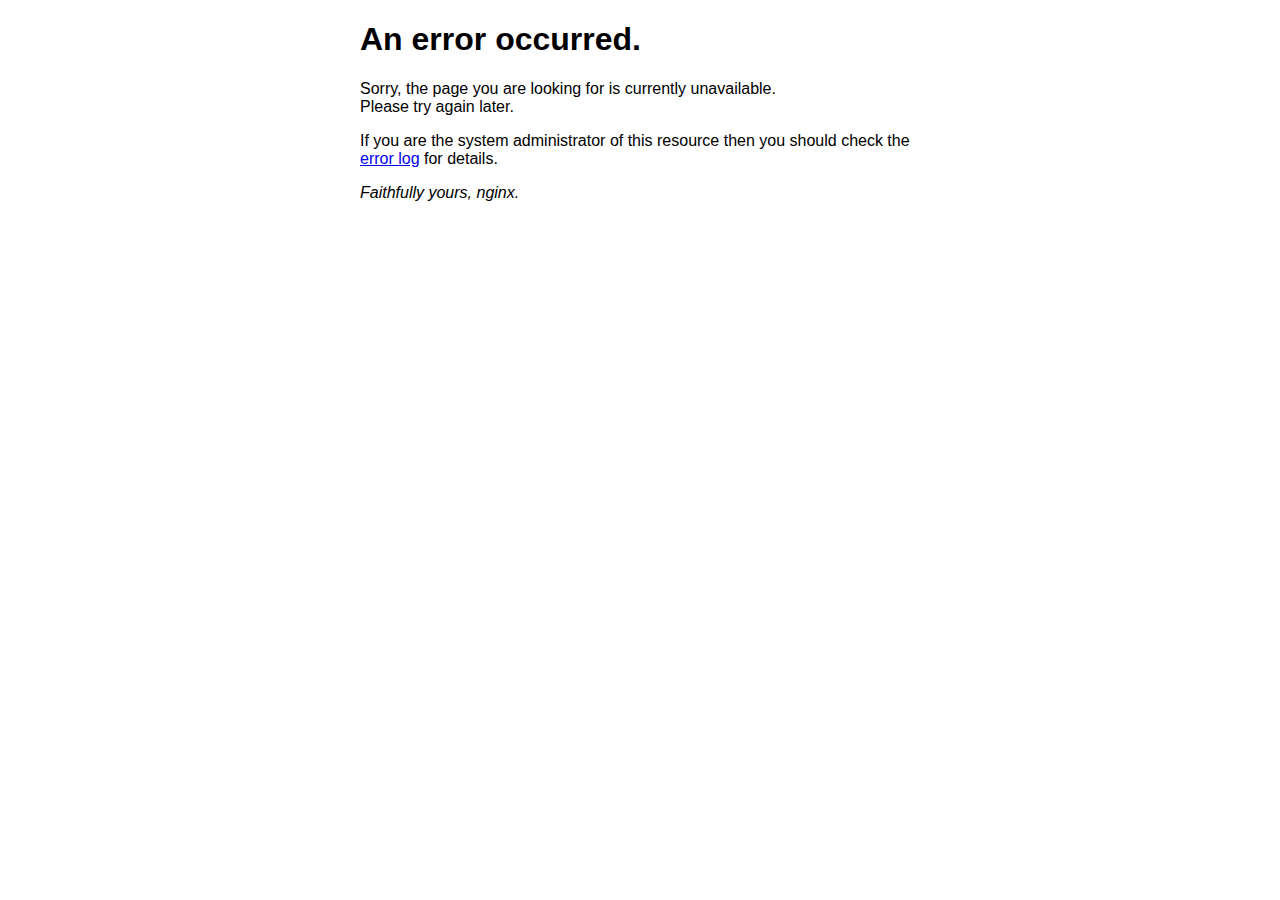
<file: Guia_nginx_rtmp_fallback/nginx/html/50x.html>
<!DOCTYPE html>
<html>
<head>
<title>Error</title>
<style>
    body {
        width: 35em;
        margin: 0 auto;
        font-family: Tahoma, Verdana, Arial, sans-serif;
    }
</style>
</head>
<body>
<h1>An error occurred.</h1>
<p>Sorry, the page you are looking for is currently unavailable.<br/>
Please try again later.</p>
<p>If you are the system administrator of this resource then you should check
the <a href="http://nginx.org/r/error_log">error log</a> for details.</p>
<p><em>Faithfully yours, nginx.</em></p>
</body>
</html>
</file>
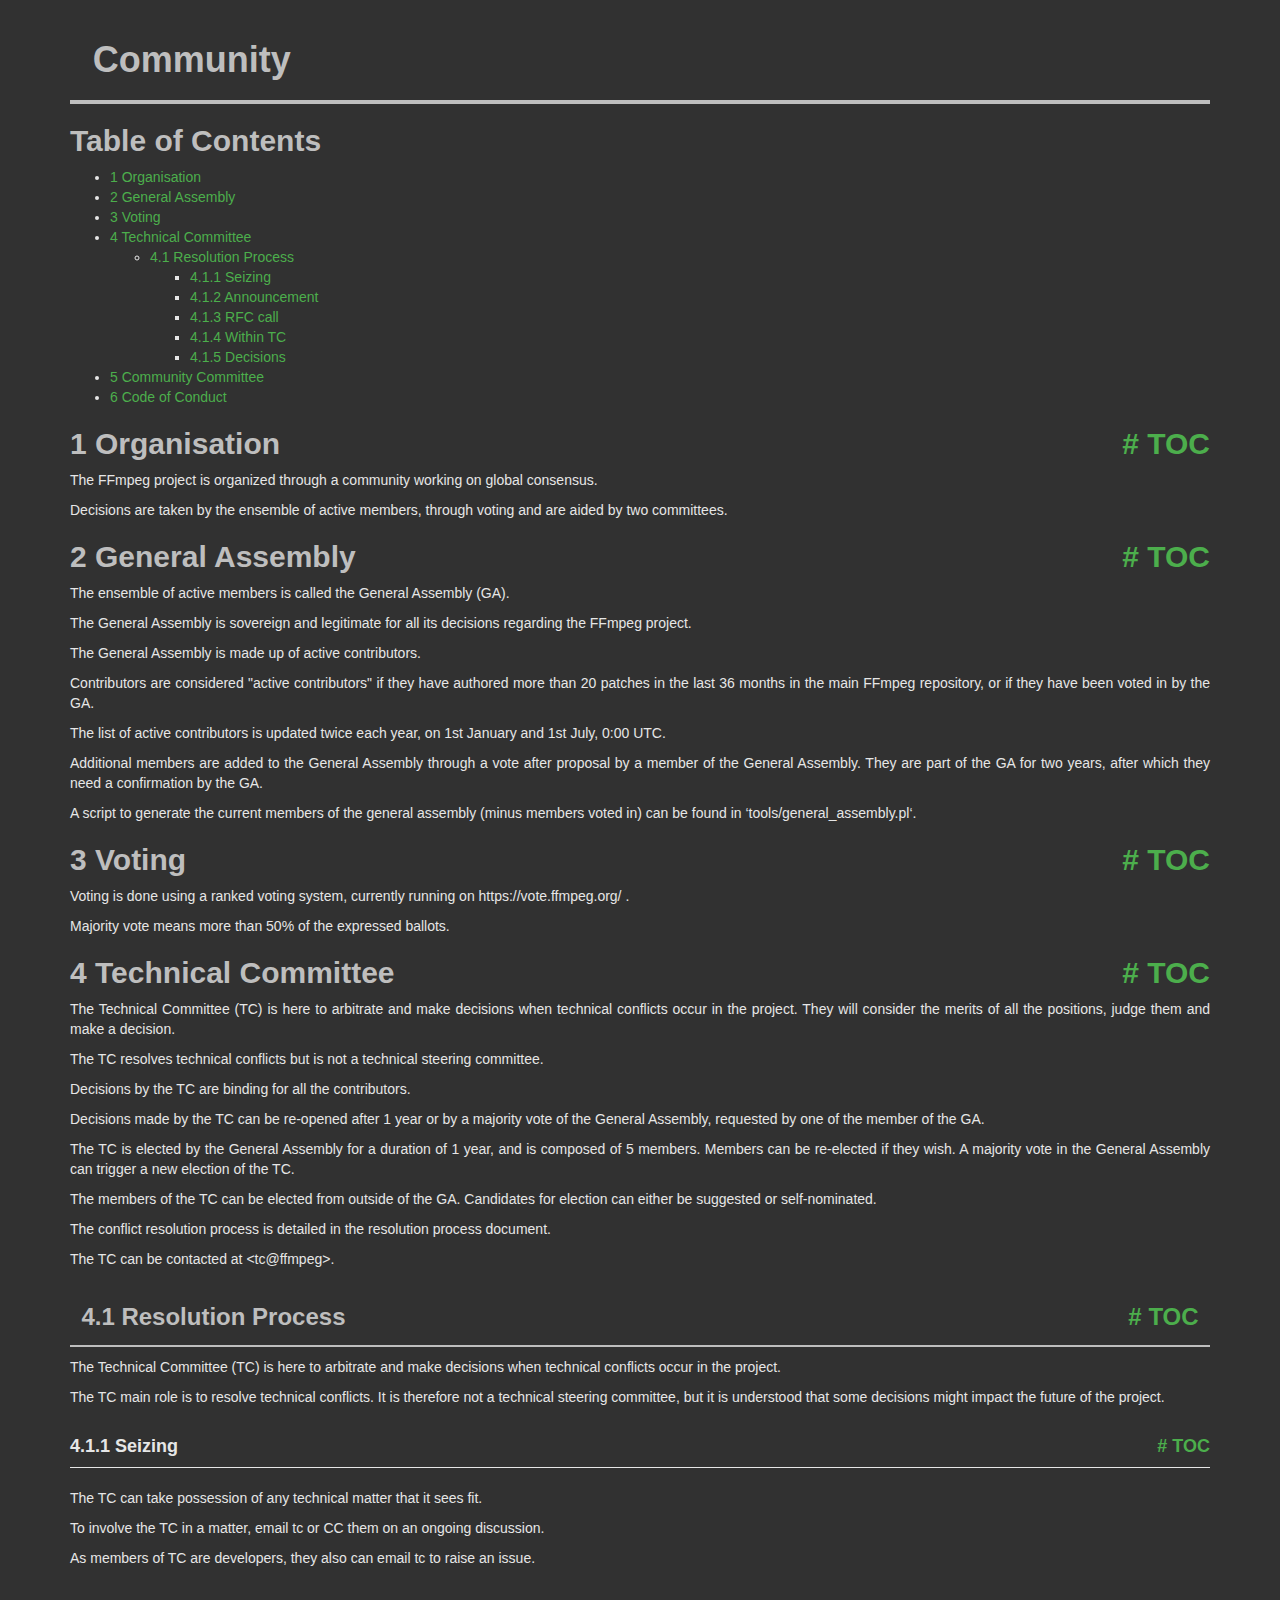
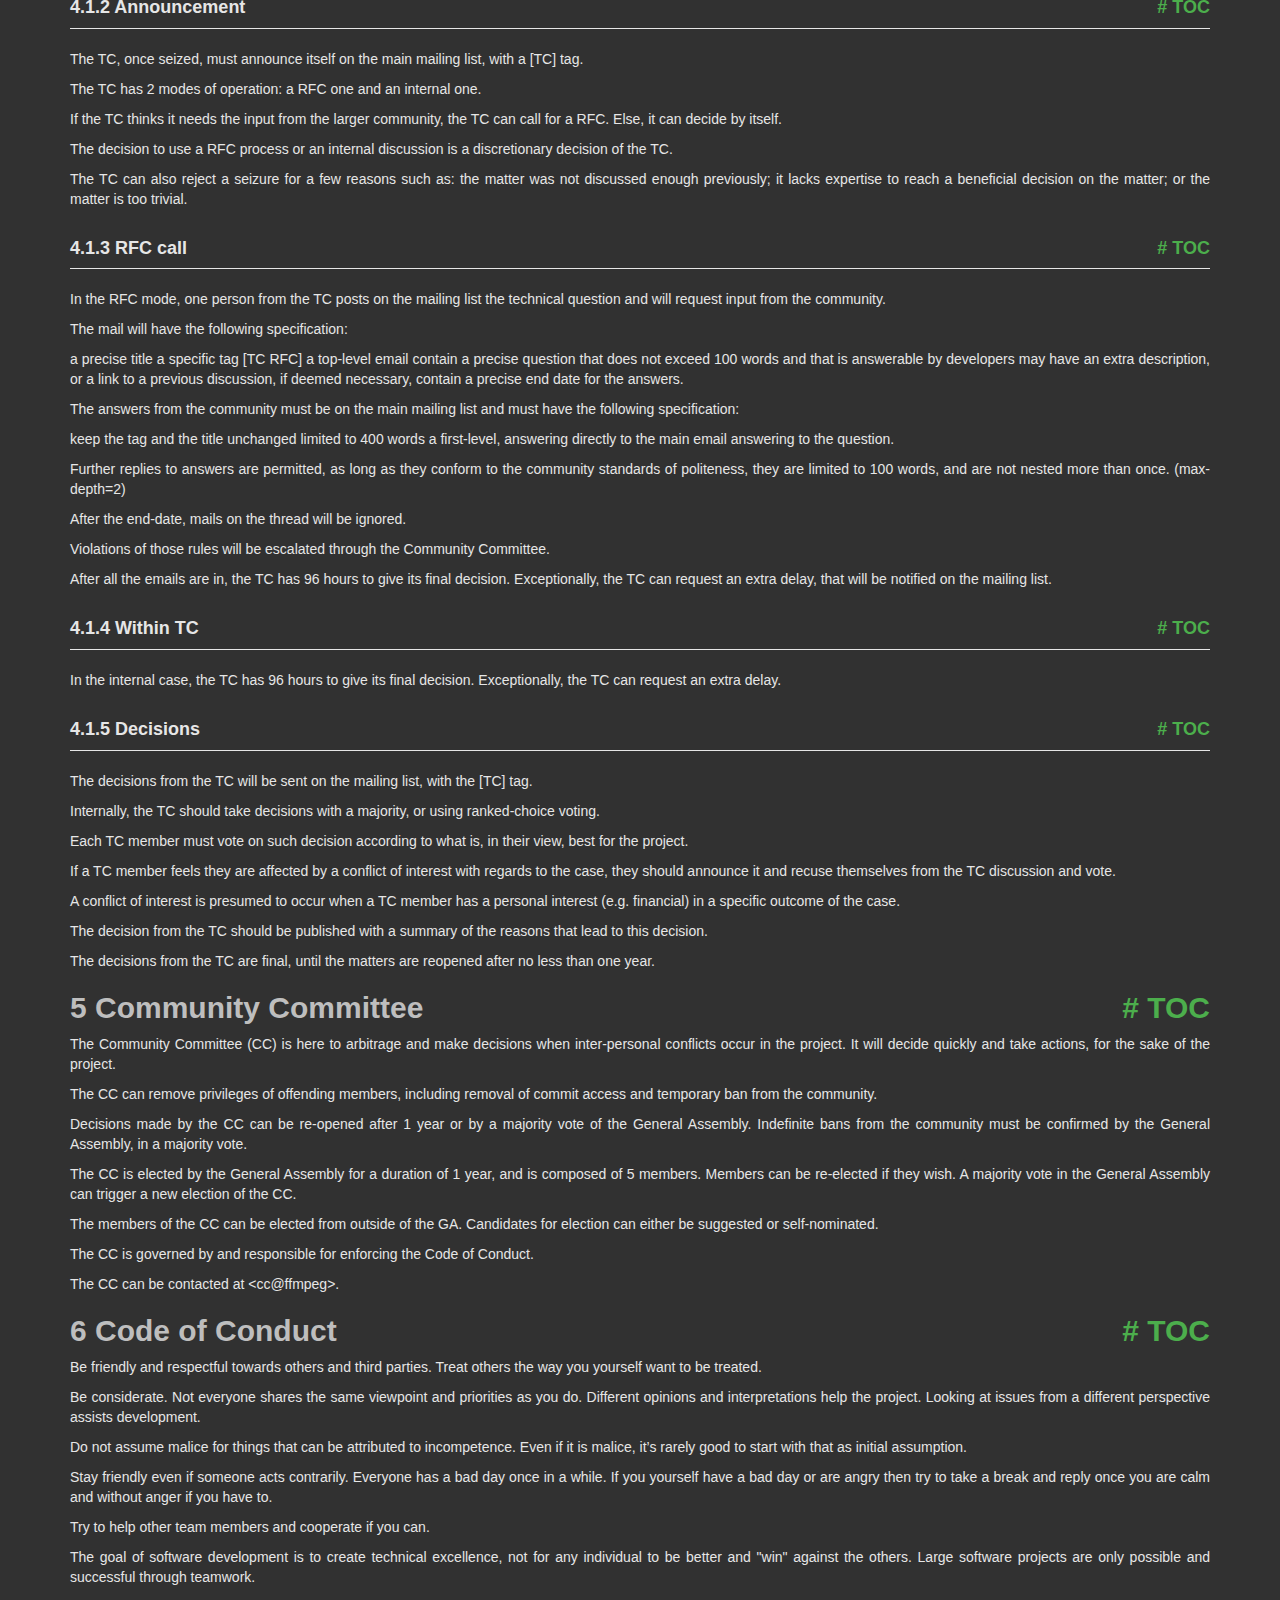
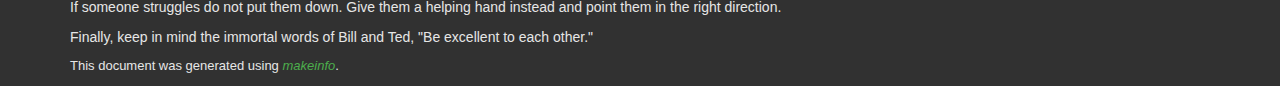
<file: Guia_nginx_rtmp_fallback/nginx/ffmpeg/doc/community.html>
<!DOCTYPE html PUBLIC "-//W3C//DTD HTML 4.01 Transitional//EN" "http://www.w3.org/TR/html4/loose.dtd">
<html>
<!-- Created by , GNU Texinfo 7.1.1 -->
  <head>
    <meta charset="utf-8">
    <title>
      Community
    </title>
    <meta name="viewport" content="width=device-width,initial-scale=1.0">
    <link rel="stylesheet" type="text/css" href="bootstrap.min.css">
    <link rel="stylesheet" type="text/css" href="style.min.css">
  </head>
  <body>
    <div class="container">
      <h1>
      Community
      </h1>


<a name="SEC_Top"></a>

<div class="element-contents" id="SEC_Contents">
<h2 class="contents-heading">Table of Contents</h2>

<div class="contents">

<ul class="toc-numbered-mark">
  <li><a id="toc-Organisation-1" href="#Organisation-1">1 Organisation</a></li>
  <li><a id="toc-General-Assembly-1" href="#General-Assembly-1">2 General Assembly</a></li>
  <li><a id="toc-Voting-1" href="#Voting-1">3 Voting</a></li>
  <li><a id="toc-Technical-Committee-1" href="#Technical-Committee-1">4 Technical Committee</a>
  <ul class="toc-numbered-mark">
    <li><a id="toc-Resolution-Process-1" href="#Resolution-Process-1">4.1 Resolution Process</a>
    <ul class="toc-numbered-mark">
      <li><a id="toc-Seizing" href="#Seizing">4.1.1 Seizing</a></li>
      <li><a id="toc-Announcement" href="#Announcement">4.1.2 Announcement</a></li>
      <li><a id="toc-RFC-call" href="#RFC-call">4.1.3 RFC call</a></li>
      <li><a id="toc-Within-TC" href="#Within-TC">4.1.4 Within TC</a></li>
      <li><a id="toc-Decisions" href="#Decisions">4.1.5 Decisions</a></li>
    </ul></li>
  </ul></li>
  <li><a id="toc-Community-Committee-1" href="#Community-Committee-1">5 Community Committee</a></li>
  <li><a id="toc-Code-of-Conduct-1" href="#Code-of-Conduct-1">6 Code of Conduct</a></li>
</ul>
</div>
</div>

<a class="anchor" id="Organisation"></a><a name="Organisation-1"></a>
<h2 class="chapter">1 Organisation<span class="pull-right"><a class="anchor hidden-xs" href="#Organisation-1" aria-hidden="true">#</a> <a class="anchor hidden-xs"href="#toc-Organisation-1" aria-hidden="true">TOC</a></span></h2>

<p>The FFmpeg project is organized through a community working on global consensus.
</p>
<p>Decisions are taken by the ensemble of active members, through voting and are aided by two committees.
</p>
<a class="anchor" id="General-Assembly"></a><a name="General-Assembly-1"></a>
<h2 class="chapter">2 General Assembly<span class="pull-right"><a class="anchor hidden-xs" href="#General-Assembly-1" aria-hidden="true">#</a> <a class="anchor hidden-xs"href="#toc-General-Assembly-1" aria-hidden="true">TOC</a></span></h2>

<p>The ensemble of active members is called the General Assembly (GA).
</p>
<p>The General Assembly is sovereign and legitimate for all its decisions regarding the FFmpeg project.
</p>
<p>The General Assembly is made up of active contributors.
</p>
<p>Contributors are considered &quot;active contributors&quot; if they have authored more than 20 patches in the last 36 months in the main FFmpeg repository, or if they have been voted in by the GA.
</p>
<p>The list of active contributors is updated twice each year, on 1st January and 1st July, 0:00 UTC.
</p>
<p>Additional members are added to the General Assembly through a vote after proposal by a member of the General Assembly. They are part of the GA for two years, after which they need a confirmation by the GA.
</p>
<p>A script to generate the current members of the general assembly (minus members voted in) can be found in &lsquo;tools/general_assembly.pl&lsquo;.
</p>
<a class="anchor" id="Voting"></a><a name="Voting-1"></a>
<h2 class="chapter">3 Voting<span class="pull-right"><a class="anchor hidden-xs" href="#Voting-1" aria-hidden="true">#</a> <a class="anchor hidden-xs"href="#toc-Voting-1" aria-hidden="true">TOC</a></span></h2>

<p>Voting is done using a ranked voting system, currently running on https://vote.ffmpeg.org/ .
</p>
<p>Majority vote means more than 50% of the expressed ballots.
</p>
<a class="anchor" id="Technical-Committee"></a><a name="Technical-Committee-1"></a>
<h2 class="chapter">4 Technical Committee<span class="pull-right"><a class="anchor hidden-xs" href="#Technical-Committee-1" aria-hidden="true">#</a> <a class="anchor hidden-xs"href="#toc-Technical-Committee-1" aria-hidden="true">TOC</a></span></h2>

<p>The Technical Committee (TC) is here to arbitrate and make decisions when technical conflicts occur in the project. They will consider the merits of all the positions, judge them and make a decision.
</p>
<p>The TC resolves technical conflicts but is not a technical steering committee.
</p>
<p>Decisions by the TC are binding for all the contributors.
</p>
<p>Decisions made by the TC can be re-opened after 1 year or by a majority vote of the General Assembly, requested by one of the member of the GA.
</p>
<p>The TC is elected by the General Assembly for a duration of 1 year, and is composed of 5 members. Members can be re-elected if they wish. A majority vote in the General Assembly can trigger a new election of the TC.
</p>
<p>The members of the TC can be elected from outside of the GA. Candidates for election can either be suggested or self-nominated.
</p>
<p>The conflict resolution process is detailed in the resolution process document.
</p>
<p>The TC can be contacted at &lt;tc@ffmpeg&gt;.
</p>
<a class="anchor" id="Resolution-Process"></a><a name="Resolution-Process-1"></a>
<h3 class="section">4.1 Resolution Process<span class="pull-right"><a class="anchor hidden-xs" href="#Resolution-Process-1" aria-hidden="true">#</a> <a class="anchor hidden-xs"href="#toc-Resolution-Process-1" aria-hidden="true">TOC</a></span></h3>

<p>The Technical Committee (TC) is here to arbitrate and make decisions when technical conflicts occur in the project.
</p>
<p>The TC main role is to resolve technical conflicts. It is therefore not a technical steering committee, but it is understood that some decisions might impact the future of the project.
</p>
<a name="Seizing"></a>
<h4 class="subsection">4.1.1 Seizing<span class="pull-right"><a class="anchor hidden-xs" href="#Seizing" aria-hidden="true">#</a> <a class="anchor hidden-xs"href="#toc-Seizing" aria-hidden="true">TOC</a></span></h4>

<p>The TC can take possession of any technical matter that it sees fit.
</p>
<p>To involve the TC in a matter, email tc&nbsp;or CC them on an ongoing discussion.
</p>
<p>As members of TC are developers, they also can email tc&nbsp;to raise an issue.
</p><a name="Announcement"></a>
<h4 class="subsection">4.1.2 Announcement<span class="pull-right"><a class="anchor hidden-xs" href="#Announcement" aria-hidden="true">#</a> <a class="anchor hidden-xs"href="#toc-Announcement" aria-hidden="true">TOC</a></span></h4>

<p>The TC, once seized, must announce itself on the main mailing list, with a [TC] tag.
</p>
<p>The TC has 2 modes of operation: a RFC one and an internal one.
</p>
<p>If the TC thinks it needs the input from the larger community, the TC can call for a RFC. Else, it can decide by itself.
</p>
<p>The decision to use a RFC process or an internal discussion is a discretionary decision of the TC.
</p>
<p>The TC can also reject a seizure for a few reasons such as: the matter was not discussed enough previously; it lacks expertise to reach a beneficial decision on the matter; or the matter is too trivial.
</p><a name="RFC-call"></a>
<h4 class="subsection">4.1.3 RFC call<span class="pull-right"><a class="anchor hidden-xs" href="#RFC-call" aria-hidden="true">#</a> <a class="anchor hidden-xs"href="#toc-RFC-call" aria-hidden="true">TOC</a></span></h4>

<p>In the RFC mode, one person from the TC posts on the mailing list the technical question and will request input from the community.
</p>
<p>The mail will have the following specification:
</p>
<p>a precise title
    a specific tag [TC RFC]
    a top-level email
    contain a precise question that does not exceed 100 words and that is answerable by developers
    may have an extra description, or a link to a previous discussion, if deemed necessary,
    contain a precise end date for the answers.
</p>
<p>The answers from the community must be on the main mailing list and must have the following specification:
</p>
<p>keep the tag and the title unchanged
    limited to 400 words
    a first-level, answering directly to the main email
    answering to the question.
</p>
<p>Further replies to answers are permitted, as long as they conform to the community standards of politeness, they are limited to 100 words, and are not nested more than once. (max-depth=2)
</p>
<p>After the end-date, mails on the thread will be ignored.
</p>
<p>Violations of those rules will be escalated through the Community Committee.
</p>
<p>After all the emails are in, the TC has 96 hours to give its final decision. Exceptionally, the TC can request an extra delay, that will be notified on the mailing list.
</p><a name="Within-TC"></a>
<h4 class="subsection">4.1.4 Within TC<span class="pull-right"><a class="anchor hidden-xs" href="#Within-TC" aria-hidden="true">#</a> <a class="anchor hidden-xs"href="#toc-Within-TC" aria-hidden="true">TOC</a></span></h4>

<p>In the internal case, the TC has 96 hours to give its final decision. Exceptionally, the TC can request an extra delay.
</p><a name="Decisions"></a>
<h4 class="subsection">4.1.5 Decisions<span class="pull-right"><a class="anchor hidden-xs" href="#Decisions" aria-hidden="true">#</a> <a class="anchor hidden-xs"href="#toc-Decisions" aria-hidden="true">TOC</a></span></h4>

<p>The decisions from the TC will be sent on the mailing list, with the [TC] tag.
</p>
<p>Internally, the TC should take decisions with a majority, or using ranked-choice voting.
</p>
<p>Each TC member must vote on such decision according to what is, in their view, best for the project.
</p>
<p>If a TC member feels they are affected by a conflict of interest with regards to the case, they should announce it and recuse themselves from the TC
discussion and vote.
</p>
<p>A conflict of interest is presumed to occur when a TC member has a personal interest (e.g. financial) in a specific outcome of the case.
</p>
<p>The decision from the TC should be published with a summary of the reasons that lead to this decision.
</p>
<p>The decisions from the TC are final, until the matters are reopened after no less than one year.
</p>
<a class="anchor" id="Community-Committee"></a><a name="Community-Committee-1"></a>
<h2 class="chapter">5 Community Committee<span class="pull-right"><a class="anchor hidden-xs" href="#Community-Committee-1" aria-hidden="true">#</a> <a class="anchor hidden-xs"href="#toc-Community-Committee-1" aria-hidden="true">TOC</a></span></h2>

<p>The Community Committee (CC) is here to arbitrage and make decisions when inter-personal conflicts occur in the project. It will decide quickly and take actions, for the sake of the project.
</p>
<p>The CC can remove privileges of offending members, including removal of commit access and temporary ban from the community.
</p>
<p>Decisions made by the CC can be re-opened after 1 year or by a majority vote of the General Assembly. Indefinite bans from the community must be confirmed by the General Assembly, in a majority vote.
</p>
<p>The CC is elected by the General Assembly for a duration of 1 year, and is composed of 5 members. Members can be re-elected if they wish. A majority vote in the General Assembly can trigger a new election of the CC.
</p>
<p>The members of the CC can be elected from outside of the GA. Candidates for election can either be suggested or self-nominated.
</p>
<p>The CC is governed by and responsible for enforcing the Code of Conduct.
</p>
<p>The CC can be contacted at &lt;cc@ffmpeg&gt;.
</p>
<a class="anchor" id="Code-of-Conduct"></a><a name="Code-of-Conduct-1"></a>
<h2 class="chapter">6 Code of Conduct<span class="pull-right"><a class="anchor hidden-xs" href="#Code-of-Conduct-1" aria-hidden="true">#</a> <a class="anchor hidden-xs"href="#toc-Code-of-Conduct-1" aria-hidden="true">TOC</a></span></h2>

<p>Be friendly and respectful towards others and third parties.
Treat others the way you yourself want to be treated.
</p>
<p>Be considerate. Not everyone shares the same viewpoint and priorities as you do.
Different opinions and interpretations help the project.
Looking at issues from a different perspective assists development.
</p>
<p>Do not assume malice for things that can be attributed to incompetence. Even if
it is malice, it&rsquo;s rarely good to start with that as initial assumption.
</p>
<p>Stay friendly even if someone acts contrarily. Everyone has a bad day
once in a while.
If you yourself have a bad day or are angry then try to take a break and reply
once you are calm and without anger if you have to.
</p>
<p>Try to help other team members and cooperate if you can.
</p>
<p>The goal of software development is to create technical excellence, not for any
individual to be better and &quot;win&quot; against the others. Large software projects
are only possible and successful through teamwork.
</p>
<p>If someone struggles do not put them down. Give them a helping hand
instead and point them in the right direction.
</p>
<p>Finally, keep in mind the immortal words of Bill and Ted,
&quot;Be excellent to each other.&quot;
</p>
      <p style="font-size: small;">
        This document was generated using <a class="uref" href="https://www.gnu.org/software/texinfo/"><em class="emph">makeinfo</em></a>.
      </p>
    </div>
  </body>
</html>
</file>
<file: Guia_nginx_rtmp_fallback/nginx/gamepad-viewer/css/main.css>
body {
    background: transparent;
    font-family: sans-serif;
    height: 100vh;
    overflow: hidden;
}

#unsupported {
    display: none;
    text-align: center;
    width: 100vw;
    margin: 60px 0;
}

body.unsupported #unsupported {
    display: block;
}

body.unsupported #instructions,
body.unsupported #placeholder,
body.unsupported #gamepad {
    display: none;
}

#instructions {
    position: fixed;
    top: 0;
    left: 0;
    height: auto;
    line-height: 2em;
    text-align: center;
    width: 100vw;
}

@keyframes press-button {
    0% {
        fill: #898989;
        filter: drop-shadow(0 0 0 rgb(0 229 48 / 0.4));
    }

    7% {
        fill: #898989;
        filter: drop-shadow(0 0 0 rgb(0 229 48 / 0.4));
    }

    10% {
        fill: #00e530;
        filter: drop-shadow(0 0 5px rgb(0 229 48 / 0.4));
    }

    17% {
        fill: #00e530;
        filter: drop-shadow(0 0 5px rgb(0 229 48 / 0.4));
    }

    20% {
        fill: #898989;
        filter: drop-shadow(0 0 0 rgb(0 229 48 / 0.4));
    }

    27% {
        fill: #898989;
        filter: drop-shadow(0 0 0 rgb(0 229 48 / 0.4));
    }

    30% {
        fill: #00e530;
        filter: drop-shadow(0 0 5px rgb(0 229 48 / 0.4));
    }

    37% {
        fill: #00e530;
        filter: drop-shadow(0 0 5px rgb(0 229 48 / 0.4));
    }

    40% {
        fill: #898989;
        filter: drop-shadow(0 0 0 rgb(0 229 48 / 0.4));
    }

    100% {
        fill: #898989;
        filter: drop-shadow(0 0 0 rgb(0 229 48 / 0.4));
    }
}

#placeholder svg {
    height: 90%;
    left: 50%;
    max-width: 600px;
    position: absolute;
    top: 50%;
    transform: translate(-50%, -50%);
    width: 90%;
}

#placeholder #a-button path {
    animation: press-button 5s linear infinite;
}

#gamepad {
    background-position: center;
    background-repeat: no-repeat;
    background-size: contain;
    left: 50%;
    position: absolute;
    top: 50%;
    transform: translate(-50%, -50%);
}

#overlay {
    position: fixed;
    bottom: 0;
    left: 0;
    width: 100%;
    height: auto;
    padding: 8px 0;
    display: flex;
    justify-content: center;
    align-self: center;
}

#overlay > span {
    padding: 0 8px;
}

#overlay #color,
#overlay #triggers {
    display: none;
}

#overlay select {
    padding: 4px 0;
    border-radius: 4px;
    background: whitesmoke;
    border: none;
}

#help-popout {
    background: whitesmoke;
    border: 1px solid rgba(0, 0, 0, 0.2);
    box-shadow: 0 5px 15px rgba(0, 0, 0, 0.5);
    box-sizing: border-box;
    color: black;
    display: none;
    font-size: 0.9em;
    left: 50%;
    min-width: 400px;
    width: 600px;
    max-height: 100vh;
    overflow-y: auto;
    padding: 20px;
    position: absolute;
    top: 50%;
    transform: translate(-50%, -50%);
}

#help-popout.active {
    display: block;
}

#help-popout h2 {
    margin-bottom: 1.5em;
    margin-top: 0;
}

#help-popout h3 {
    margin-top: 1.5em;
}

#help-popout p:last-child {
    margin-bottom: 0;
}

#help-popout table {
    border-collapse: collapse;
    border-spacing: 0;
    max-width: 100%;
    width: 100%;
}

#help-popout th {
    text-align: left;
}

#help-popout th,
#help-popout td {
    border-top: 1px solid #ddd;
    line-height: 1.42857143;
    padding: 8px;
    vertical-align: top;
}

#help-popout table > thead > tr > th {
    border-bottom: 2px solid #ddd;
    border-top: 0;
    vertical-align: bottom;
}

kbd {
    -moz-border-radius: 0.3em;
    -moz-user-select: none;
    -webkit-border-radius: 0.3em;
    -webkit-user-select: none;
    border-radius: 0.3em;
    border: none;
    cursor: default;
    display: inline-block;
    display: inline;
    font: normal 1em monospace;
    margin: 0 0.2em;
    min-width: 1em;
    padding: 0.2em 0.6em;
    text-align: center;
    text-decoration: none;
    font-weight: bold;
    font-size: 13px;
    user-select: none;
}

kbd[title],
.key[title] {
    cursor: help;
}

kbd {
    -moz-box-shadow: inset 0 0 1px rgb(150, 150, 150),
        inset 0 -0.05em 0.4em rgb(80, 80, 80), 0 0.1em 0 rgb(30, 30, 30),
        0 0.1em 0.1em rgba(0, 0, 0, 0.3);
    -webkit-box-shadow: inset 0 0 1px rgb(150, 150, 150),
        inset 0 -0.05em 0.4em rgb(80, 80, 80), 0 0.1em 0 rgb(30, 30, 30),
        0 0.1em 0.1em rgba(0, 0, 0, 0.3);
    background: -moz-linear-gradient(top, rgb(60, 60, 60), rgb(80, 80, 80));
    background: -webkit-gradient(
        linear,
        left top,
        left bottom,
        from(rgb(60, 60, 60)),
        to(rgb(80, 80, 80))
    );
    background: rgb(80, 80, 80);
    box-shadow: inset 0 0 1px rgb(150, 150, 150),
        inset 0 -0.05em 0.4em rgb(80, 80, 80), 0 0.1em 0 rgb(30, 30, 30),
        0 0.1em 0.1em rgba(0, 0, 0, 0.3);
    color: rgb(250, 250, 250);
    text-shadow: -1px -1px 0 rgb(70, 70, 70);
}
</file>
<file: Guia_nginx_rtmp_fallback/nginx/ffmpeg/doc/style.min.css>
/*!
The MIT License (MIT)

Copyright (c) 2014 Barbara Lepage <db0company@gmail.com>

Permission is hereby granted, free of charge, to any person obtaining a copy
of this software and associated documentation files (the "Software"), to deal
in the Software without restriction, including without limitation the rights
to use, copy, modify, merge, publish, distribute, sublicense, and/or sell
copies of the Software, and to permit persons to whom the Software is
furnished to do so, subject to the following conditions:

The above copyright notice and this permission notice shall be included in all
copies or substantial portions of the Software.

THE SOFTWARE IS PROVIDED "AS IS", WITHOUT WARRANTY OF ANY KIND, EXPRESS OR
IMPLIED, INCLUDING BUT NOT LIMITED TO THE WARRANTIES OF MERCHANTABILITY,
FITNESS FOR A PARTICULAR PURPOSE AND NONINFRINGEMENT. IN NO EVENT SHALL THE
AUTHORS OR COPYRIGHT HOLDERS BE LIABLE FOR ANY CLAIM, DAMAGES OR OTHER
LIABILITY, WHETHER IN AN ACTION OF CONTRACT, TORT OR OTHERWISE, ARISING FROM,
OUT OF OR IN CONNECTION WITH THE SOFTWARE OR THE USE OR OTHER DEALINGS IN THE
SOFTWARE.
 */body{background-color:#313131;color:#e6e6e6;text-align:justify}body, h1, h2, h3, h4, h5, h6{font-family:"Lucida Grande","Lucida Sans Unicode","Lucida Sans","Helvetica Neue",Helvetica,Verdana,Tahoma,sans-serif}a{color:#4cae4c}a strong{color:#e6e6e6}a:hover{color:#7fc77f}a:hover strong{color:#4cae4c}main{width:100% ! important;min-height:600px;margin:auto}h1, h2, h3, h4{font-weight:bold;text-align:left}h1, h2, h3{color:#bebebe}h1 strong, h2 strong, h3 strong{color:#e6e6e6}h4, h5, h6{color:#3c8b3c}h1{border-bottom:4px #bebebe solid;padding:20px 2%}h3{border-bottom:2px #bebebe solid;padding:15px 1%}h4{border-bottom:1px solid #e6e6e6;padding:10px 0;margin:20px 0;color:#e6e6e6}.list-group .list-group-item{background-color:#3e3e3e;border-color:black}.list-group.list-group-big .list-group-item{padding:25px}.list-group a.list-group-item{color:#7fc77f}.list-group a.list-group-item:hover{background-color:#313131;color:#4cae4c}.well{background-color:#242424;border-color:black;color:#bebebe}.well strong{color:#e6e6e6}.well code{background-color:#313131}.well hr{border-color:#3c8b3c}.well h3{margin:5px 0 15px 0;border:0;padding:0}.well a{color:#4cae4c}.well a.btn{color:white}.well small{display:block;padding:0 10px;font-style:italic}.well.example{padding-top:40px;margin-bottom:130px}.well.example pre{margin:50px;margin-bottom:30px;font-size:1.5em}.well.example .btn{margin-right:50px;margin-bottom:20px}.well.well-with-icon{min-height:136px}.well.well-with-icon .pull-right,.well.well-with-icon .pull-left{background-color:#4cae4c;color:#e6e6e6;padding:10px;border-radius:5px;margin:5px}.well.well-with-icon .pull-right{margin-left:20px}.well.well-with-icon .pull-left{margin-right:20px}a.well{display:block}a.well:hover{text-decoration:none;opacity:0.8}.info, .warning{margin:10px;padding:10px;background-color:#3e3e3e;color:#e6e6e6}.info code, .warning code{background-color:#313131}.info{border-left:10px #4cae4c solid}.warning{border-left:10px #ae4c4c solid}.with-icon{padding:30px}.with-icon .pull-left{padding-right:30px}.with-icon .pull-right{padding-left:30px}dd{margin-left:20px}code{background-color:#242424;color:#7fc77f;display:inline-block;margin:5px}.table{margin:20px 0;border-radius:4px}.table th,.table td,.table tr{border:1px solid #171717}.table tr th{background-color:#3e3e3e;border-bottom:2px solid #e6e6e6}.table tr:nth-child(odd){background-color:#242424}#sidebar-wrapper, .navbar{background-color:#171717;overflow-x:hidden}#sidebar-wrapper .sidebar-brand img,#sidebar-wrapper .navbar-brand img, .navbar .sidebar-brand img, .navbar .navbar-brand img{opacity:0.6;margin-right:8px}#sidebar-wrapper .sidebar-brand:hover,#sidebar-wrapper .navbar-brand:hover, .navbar .sidebar-brand:hover, .navbar .navbar-brand:hover{color:#fff}#sidebar-wrapper .sidebar-brand:hover img,#sidebar-wrapper .navbar-brand:hover img, .navbar .sidebar-brand:hover img, .navbar .navbar-brand:hover img{opacity:1}#sidebar-wrapper .sidebar-nav li ul, .navbar .sidebar-nav li ul{list-style-type:none;padding:0}#sidebar-wrapper .sidebar-nav li ul li, .navbar .sidebar-nav li ul li{line-height:20px}#sidebar-wrapper .sidebar-nav li ul li a, .navbar .sidebar-nav li ul li a{padding-left:20px}.content-header{height:auto;background-color:#242424}.content-header h1{color:#e6e6e6;display:block;margin:0;margin-bottom:20px;line-height:normal;border-bottom:none}#download h4, #index h4{margin-top:180px}#download h4.first, #index h4.first{margin-top:20px}#download h4.first small, #index h4.first small{color:inherit;font-size:1em}#download .btn-download-wrapper, #index .btn-download-wrapper{text-align:center;margin:160px auto}#download .btn-download-wrapper .btn, #index .btn-download-wrapper .btn{font-size:3em;padding:3%;display:inline-block;margin-bottom:5px}#download .btn-download-wrapper small, #index .btn-download-wrapper small{display:block;font-size:0.4em}#download h2.description, #index h2.description{color:#e6e6e6;font-size:2em;font-weight:bold;margin:120px 50px;line-height:2em}#download h2.description .label, #index h2.description .label{font-size:0.5em}#download .btn-download-wrapper{margin:40px auto}#download .os-selector{text-align:center;color:#e6e6e6;margin:30px 0}#download .os-selector a.btn-build{color:#e6e6e6;display:block;padding:20px;border-radius:2px}#download .os-selector .btn-build[href="#build-linux"]{background-color:#e43}#download .os-selector .btn-build[href="#build-linux"]:hover{color:#e43;background-color:#e6e6e6}#download .os-selector .btn-build[href="#build-windows"]{background-color:#06a}#download .os-selector .btn-build[href="#build-windows"]:hover{color:#06a;background-color:#e6e6e6}#download .os-selector .btn-build[href="#build-mac"]{background-color:darkgrey}#download .os-selector .btn-build[href="#build-mac"]:hover{color:darkgrey;background-color:#e6e6e6}#download .os-selector .tab-content{margin-top:20px}#download .os-selector #build-linux h3{color:#e43}#download .os-selector #build-windows h3{color:#06a}#download .os-selector #build-mac h3{color:darkgrey}footer{background-color:#242424;border-top:1px #101010 solid;padding:20px 0%}footer a{display:block}footer img[alt="FFmpeg"]{width:50%;display:block;margin:auto}
</file>
